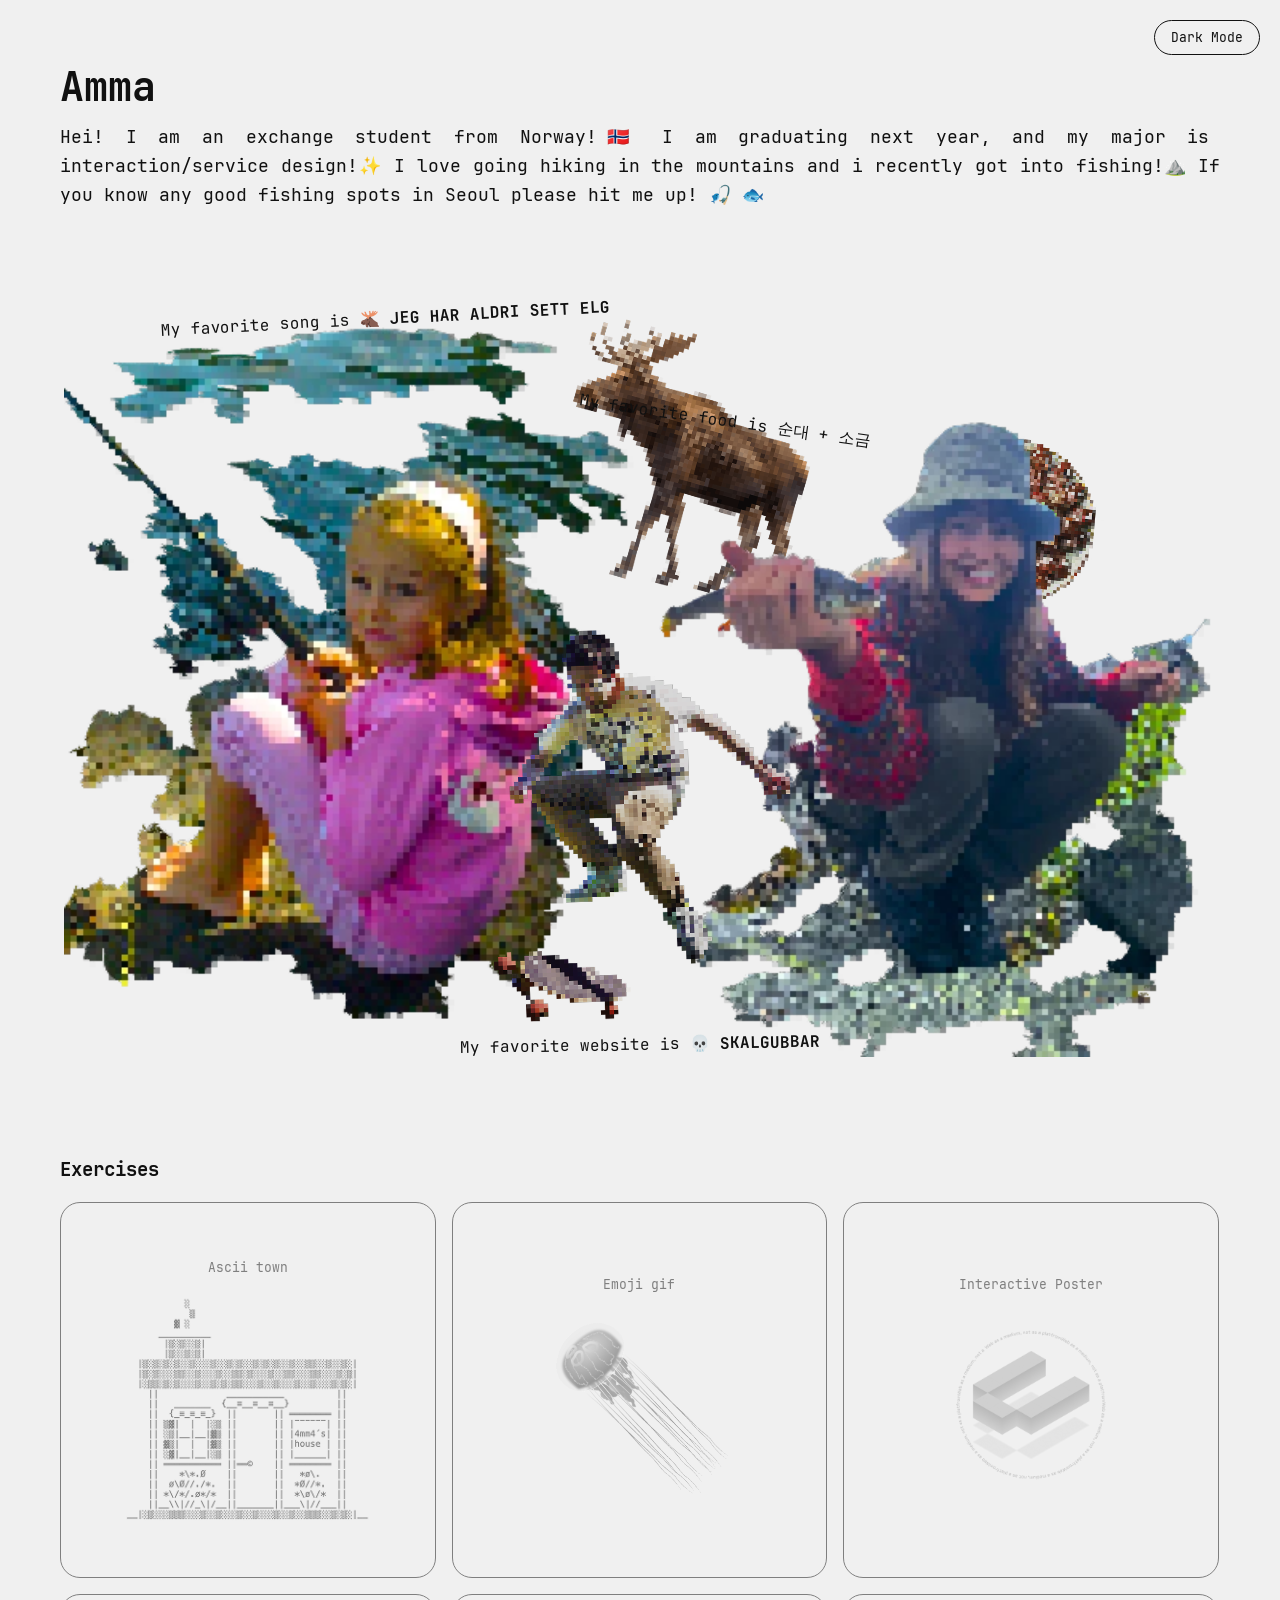
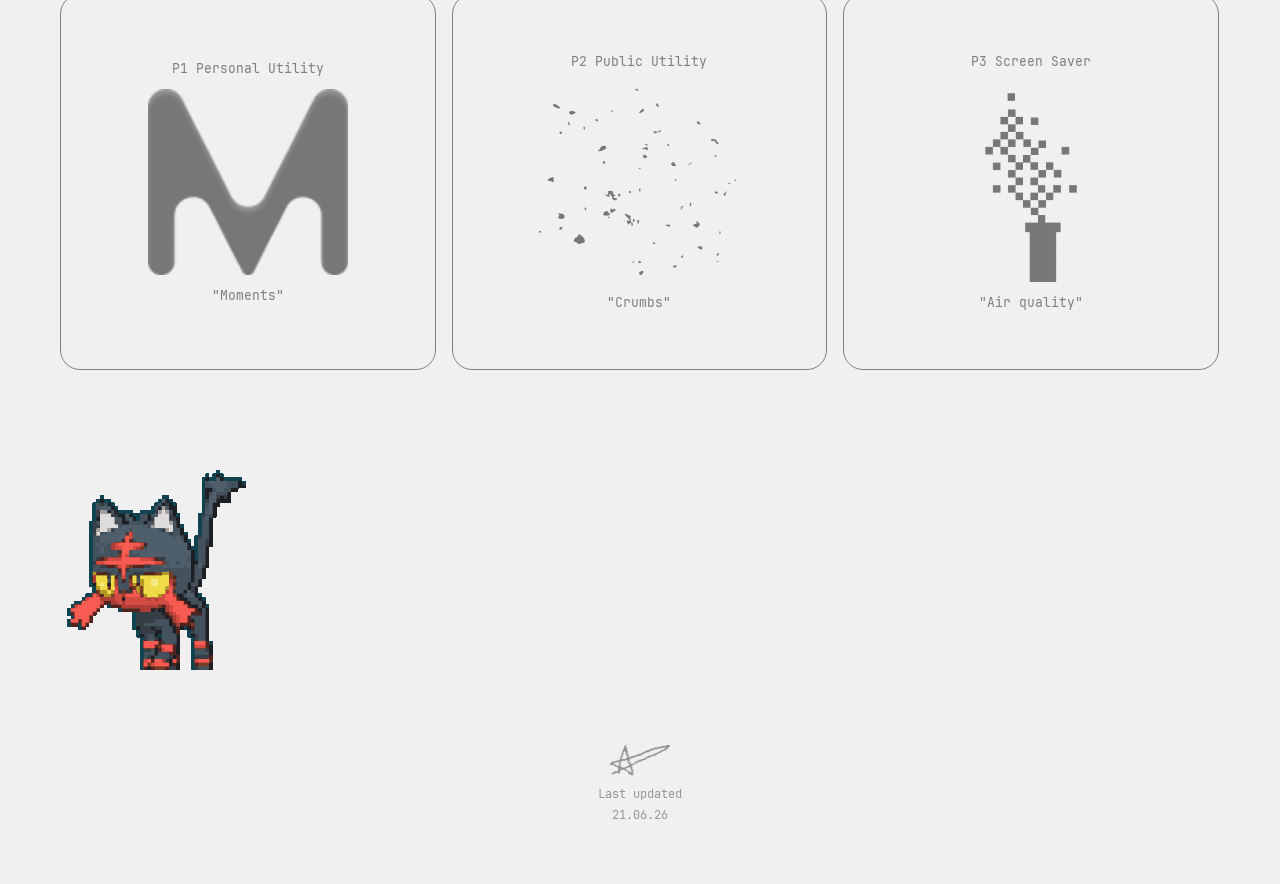
<file: index.html>
<!DOCTYPE html>
<html>

<head>
  <title>[Amalie Plukkerud Vallner]| UI Design Programming 1</title>
  <meta charset="utf-8" />
  <link rel="stylesheet" href="assets/style.css">
</head>

<body>

  <button id="darkmode">Dark Mode</button>

  <div id="grid">
    <div id="left-column" class="scroll">  

      <!-- about me-->
    <div class="infotext-container"> 
      <h1>Amma</h1>
      <p class="desc">Hei!
        I am an exchange student from Norway!🇳🇴 I am graduating next year, and my major is interaction/service design!✨
        I love going hiking in the mountains and i recently got into fishing!⛰️
        If you know any good fishing spots in Seoul please hit me up! 🎣 🐟
      </p>
    </div> 

      <!-- collage -->
      <div class="collage">

        <!-- layer 0: background photos — drives the container height -->
        <div class="collage-bg">
          <img class="c-baby" src="assets/photos/Fisk_babyme.png" alt="Young me" />
          <img class="c-me"   src="assets/photos/Fisk_me.png"     alt="Me fishing" />
        </div>

        <!-- layer 1: accent images -->
        <div class="c-layer c-moose-layer">
          <img src="assets/photos/moose.png" alt="Moose" />
        </div>
        <div class="c-layer c-sundae-layer">
          <img src="assets/photos/Sundae.png" alt="Sundae" />
        </div>
        <div class="c-layer c-skallgubbar-layer">
          <img src="assets/photos/skallgubbar.png" alt="Skallgubbar" />
        </div>

        <!-- layer 2: text labels -->
        <div class="c-layer c-song-layer">
          <p>My favorite song is 🫎 <a href="https://open.spotify.com/track/5ZEFCkDFX8i6AeT60V5b0q?si=567989f841324620">JEG HAR ALDRI SETT ELG</a></p>
        </div>
        <div class="c-layer c-food-layer">
          <p>My favorite food is 순대 + 소금</p>
        </div>
        <div class="c-layer c-website-layer">
          <p>My favorite website is 💀 <a href="https://skalgubbar.se">SKALGUBBAR</a></p>
        </div>

      </div>
      
      <h3>Exercises</h3>

      <div class="project-cards">
        <a class="project-card" href="ascii/exterior-amalievallner.html">
          <span class="card-label">Ascii town</span>
          <img src="assets/photos/ascii.png" alt="Ascii Town" />
        </a>
        <a class="project-card" href="wmoji/index.html">
          <span class="card-label">Emoji gif</span>
          <img src="assets/photos/emoji.png" alt="Wmoji" />
        </a>
        <a class="project-card" href="interactive-poster/index.html">
          <span class="card-label">Interactive Poster</span>
          <img src="assets/photos/Thumbnail.png" alt="Interactive Poster" />
        </a>
        <a class="project-card" href="moments/index.html">
          <span class="card-label">P1 Personal Utility</span>
          <img src="assets/photos/Moments.png" alt="Moments" />
          <span class="card-name">"Moments"</span>
        </a>
        <a class="project-card" href="P2_Crumbs/index.html">
          <span class="card-label">P2 Public Utility</span>
          <img src="assets/photos/Cookie.png" alt="Crumbs" />
          <span class="card-name">"Crumbs"</span>
        </a>
        <a class="project-card" href="P3_Clock/index.html">
          <span class="card-label">P3 Screen Saver</span>
          <img src="assets/photos/pixel_chimney.png" alt="Weather Clock" />
          <span class="card-name">"Air quality"</span>
        </a>
      </div>
    
    </div>
  </div>



  <!-- gif is by Ursacorvis (https://tenor.com/en-GB/view/litten-gif-18343864) -->
      <div class="gif-container">
        <img src="assets/photos/Litten.gif" alt="Album art" />
      </div>

  <footer id="site-footer">
    <img src="assets/photos/signature.png" alt="Signature" id="footer-sig" />
    <p>Last updated</p>
    <p>21.06.26</p>
  </footer>

  <script type="text/javascript" src="assets/script.js"></script>


</body>
</html>
</file>
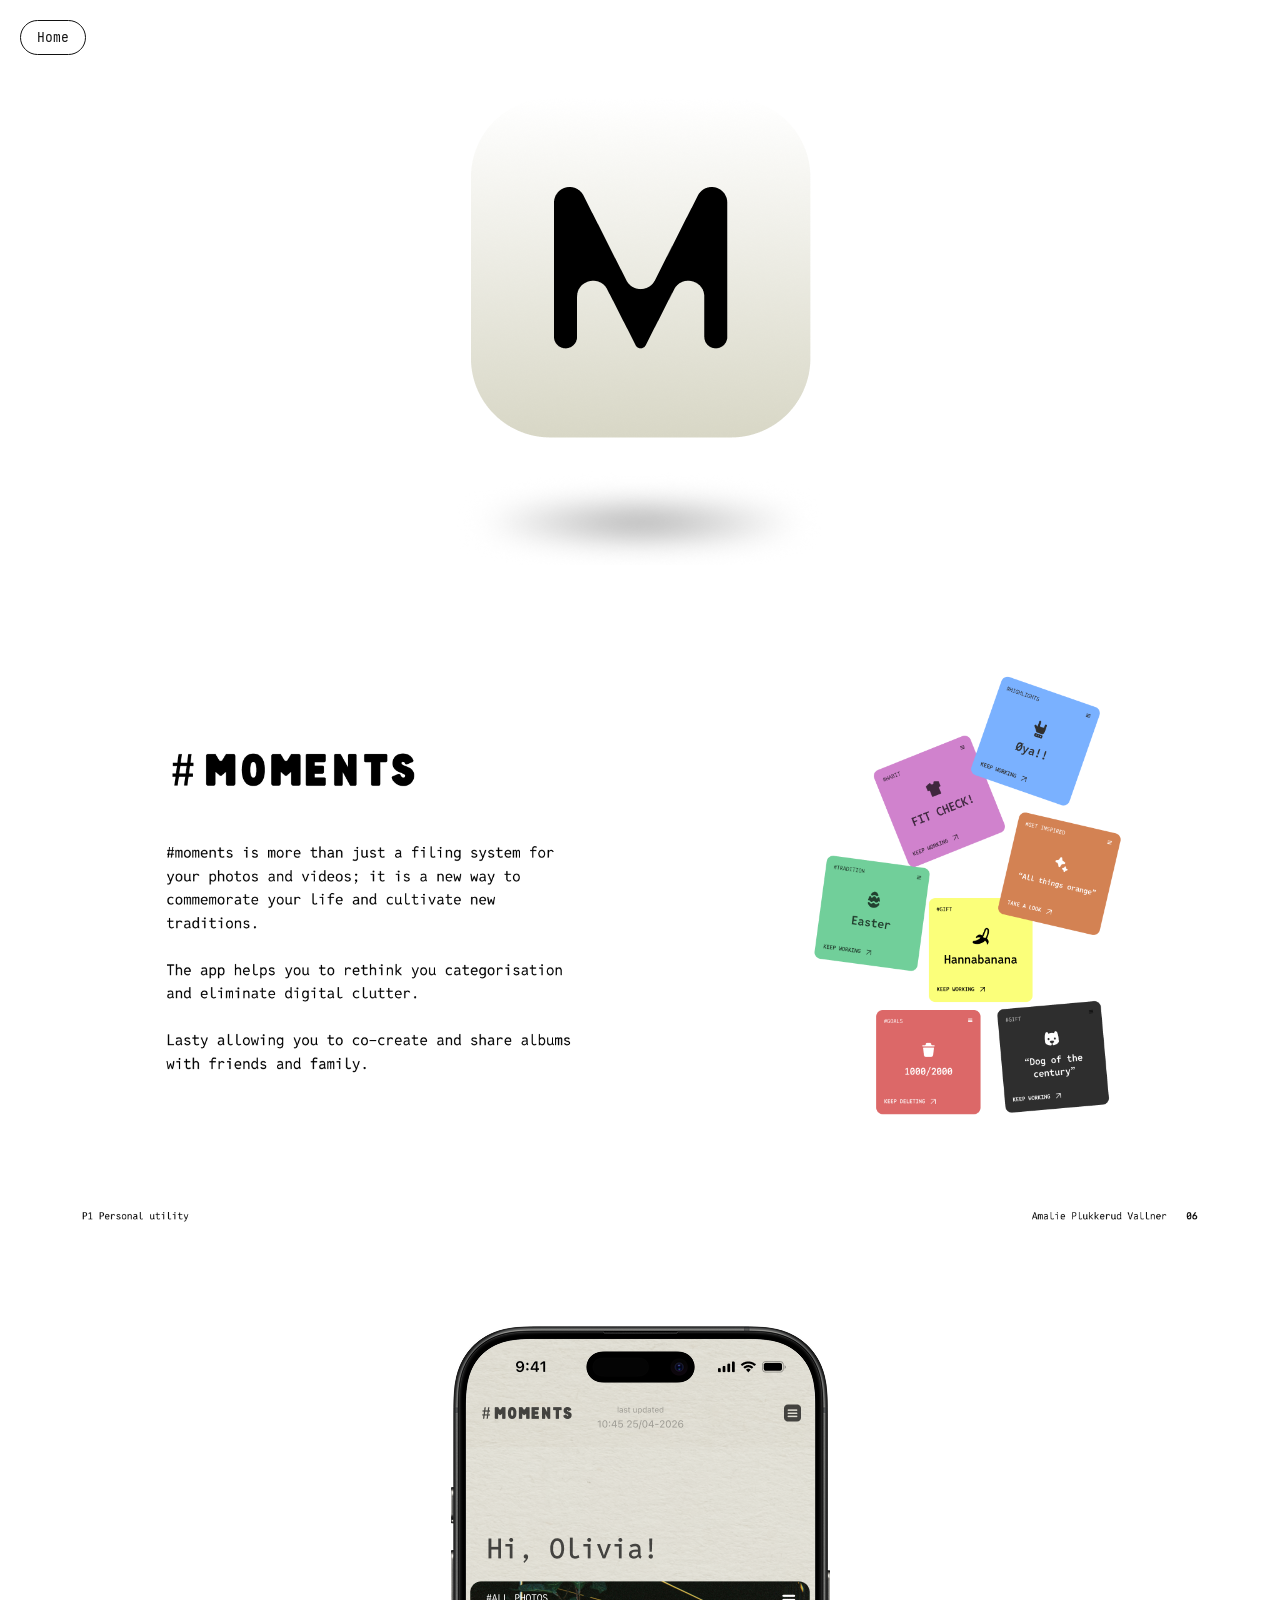
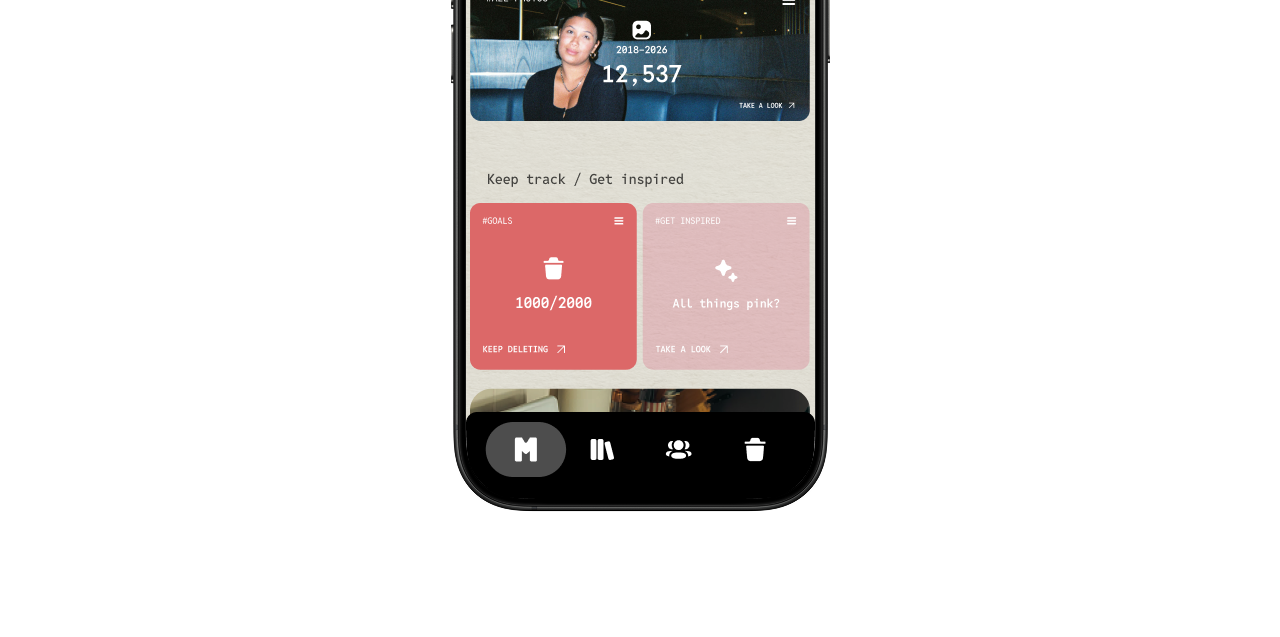
<file: moments/index.html>
<!DOCTYPE html>
<html>

<head>
  <title>Moments</title>
  <meta charset="utf-8" />
  <style>
    @font-face {
      font-family: 'JetBrains Mono';
      src: url('../fonts/webfonts/JetBrainsMono-Regular.woff2') format('woff2');
      font-weight: 400;
    }

    * {
      margin: 0;
      padding: 0;
      box-sizing: border-box;
    }

    body {
      font-family: 'JetBrains Mono', monospace;
      background: #ffffff;
      min-height: 100vh;
      display: flex;
      flex-direction: column;
      align-items: center;
      justify-content: center;
      gap: 20px;
      padding: 80px 40px;
    }

    img {
      max-width: 100%;
      height: auto;
      display: block;
    }

    #home {
      position: fixed;
      top: 20px;
      left: 20px;
      background: transparent;
      color: #111111;
      border: 1.5px solid #111111;
      border-radius: 20px;
      padding: 8px 16px;
      font-family: 'JetBrains Mono', monospace;
      font-size: 13px;
      text-decoration: none;
      z-index: 100;
      transition: background 300ms ease, color 300ms ease;
    }

    #home:hover {
      background: #111111;
      color: #f0f0f0;
    }
  </style>
</head>

<body>
  <a id="home" href="../index.html">Home</a>
  <img src="../assets/photos/logom.png" alt="Moments logo" />
  <a href="https://www.figma.com/proto/gQEFPnRh4MPP939eYOEY2B/2026-UI-prog-P1-Final-Crit?node-id=144-2259&viewport=45%2C340%2C0.02&t=yzT8lRzFYCuuHfBj-1&scaling=scale-down-width&content-scaling=fixed&starting-point-node-id=144%3A3492&page-id=144%3A609" target="_blank">
    <img src="../assets/photos/presentation.png" alt="Presentation" />
  </a>
  <a href="https://www.figma.com/proto/gQEFPnRh4MPP939eYOEY2B/2026-UI-prog-P1-Final-Crit?node-id=144-3492&viewport=45%2C340%2C0.02&t=yzT8lRzFYCuuHfBj-1&scaling=scale-down-width&content-scaling=fixed&starting-point-node-id=144%3A3492&page-id=144%3A609&show-proto-sidebar=1" target="_blank">
    <img src="../assets/photos/prototype.png" alt="Prototype" />
  </a>
</body>

</html>
</file>
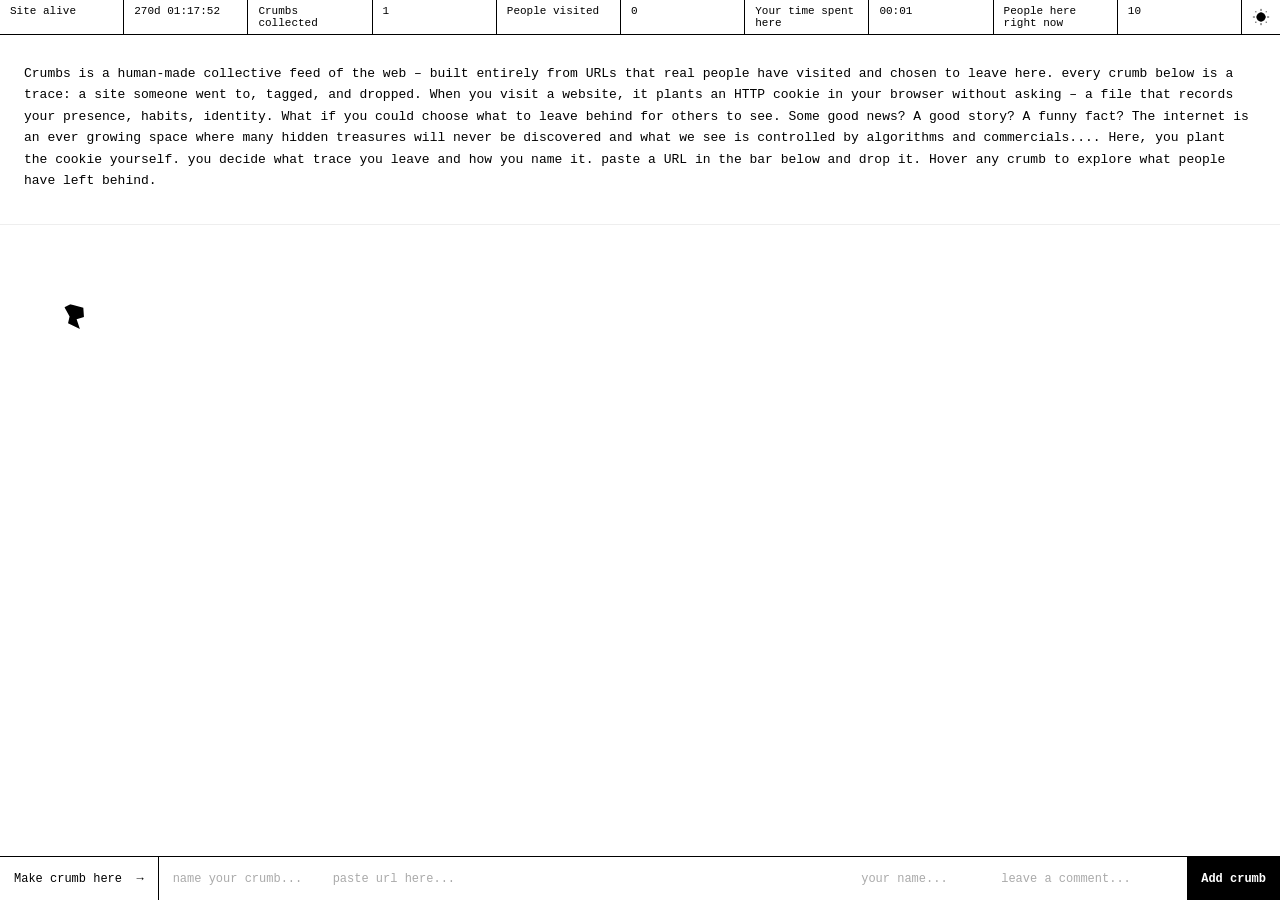
<file: P2_Crumbs/index.html>
<!DOCTYPE html>
<html lang="en">
<head>
  <meta charset="utf-8"/>
  <title>Crumbs</title>
  <link rel="stylesheet" href="style.css"/>
</head>
<body>

  <!-- Top stats bar -->
  <div class="stats-bar">
    <div>Site alive</div>
    <div id="stat-age">0d 00:00:00</div>
    <div>Crumbs collected</div>
    <div id="stat-crumbs">0</div>
    <div>People visited</div>
    <div id="stat-visited">0</div>
    <div>Your time spent here</div>
    <div id="stat-time">00:00</div>
    <div>People here right now</div>
    <div id="stat-now">10</div>
    <button id="theme-btn" title="Toggle dark/light mode">
      <img id="theme-icon" src="assets/light mode.png" alt="light mode"/>
    </button>
  </div>

  <!-- Scrollable canvas -->
  <div id="canvas">

    <!-- Intro -->
    <div class="intro">
      <div class="intro-text">
        <p>Crumbs is a human-made collective feed of the web – built entirely from URLs that real people have visited and chosen to leave here. every crumb below is a trace: a site someone went to, tagged, and dropped. When you visit a website, it plants an HTTP cookie in your browser without asking – a file that records your presence, habits, identity. What if you could choose what to leave behind for others to see. Some good news? A good story? A funny fact? The internet is an ever growing space where many hidden treasures will never be discovered and what we see is controlled by algorithms and commercials.... Here, you plant the cookie yourself. you decide what trace you leave and how you name it. paste a URL in the bar below and drop it. Hover any crumb to explore what people have left behind.</p>
      </div>
    </div>

    <!-- Crumb scatter area -->
    <div id="crumb-area"></div>

  </div>

  <!-- Tooltip -->
  <div class="tooltip" id="tooltip"></div>

  <!-- Pending review modal -->
  <div id="pending-modal" class="modal-overlay" hidden>
    <div class="modal-box">
      <p class="modal-title">crumb submitted ✓</p>
      <p class="modal-body">You have requested to add a crumb. Before it goes live, we will check your source to protect future users from malicious or improper content. Thank you for contributing!</p>
      <button class="modal-close" id="modal-close">got it</button>
    </div>
  </div>

  <!-- Bottom form bar -->
  <div class="form-bar">
    <div class="form-label">Make crumb here &nbsp;→</div>
    <input class="name-input"    id="name-input"    type="text" placeholder="name your crumb..."/>
    <input class="url-input"     id="url-input"     type="text" placeholder="paste url here..."/>
    <input class="author-input"  id="author-input"  type="text" placeholder="your name..."/>
    <input class="comment-input" id="comment-input" type="text" placeholder="leave a comment..."/>
    <button class="add-btn" id="add-btn">Add crumb</button>
  </div>

  <script src="script.js"></script>
</body>
</html>
</file>
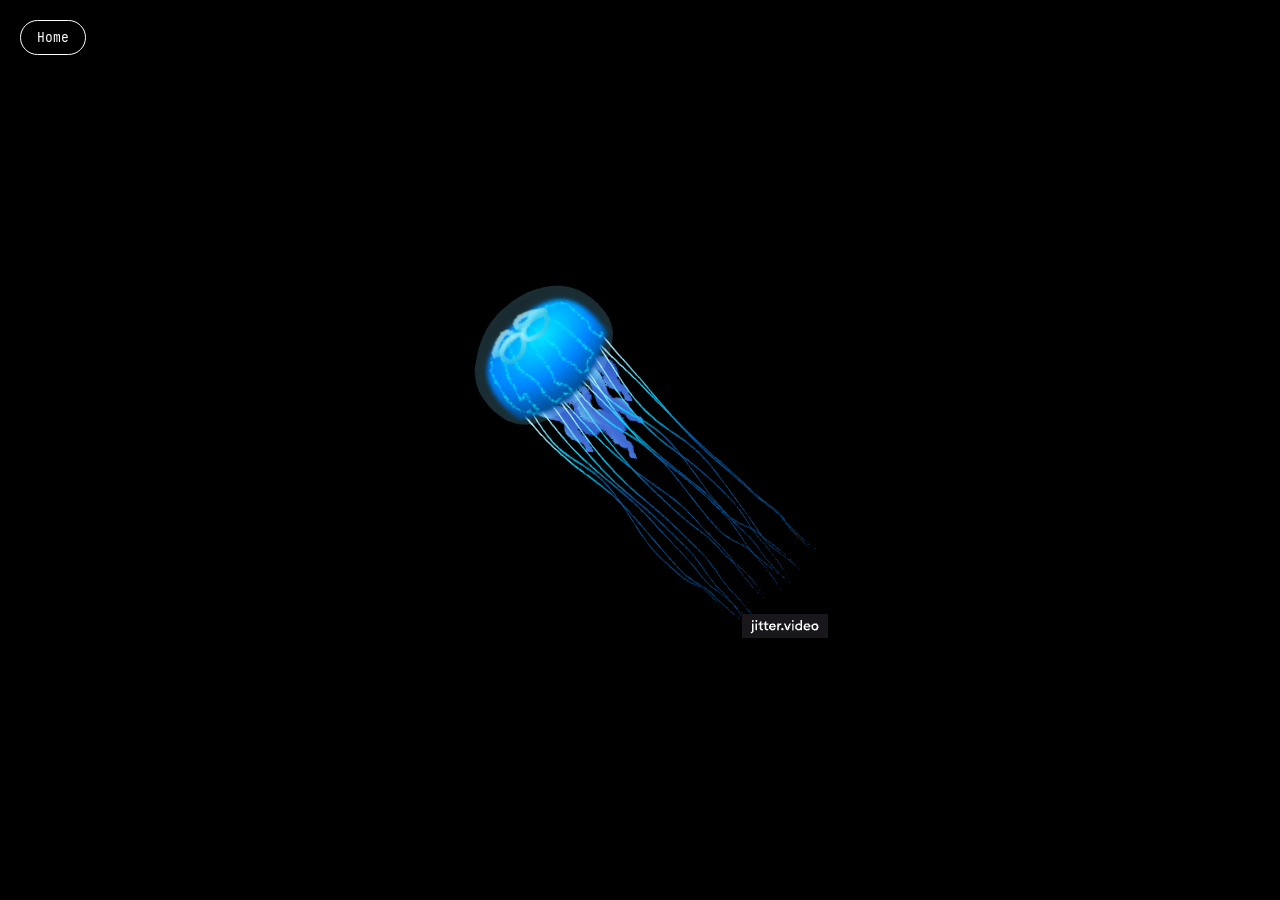
<file: wmoji/index.html>
<!DOCTYPE html>
<html>
  <head>
    <title>Emoji gif</title>
    <meta charset="utf-8" />
    <style>
      @font-face {
        font-family: 'JetBrains Mono';
        src: url('../fonts/webfonts/JetBrainsMono-Regular.woff2') format('woff2');
        font-weight: 400;
      }
      body {
        margin: 0;
        min-height: 100vh;
        background-color: #000000;
        display: flex;
        align-items: center;
        justify-content: center;
      }
      #back {
        position: fixed;
        top: 20px;
        left: 20px;
        background: transparent;
        color: #ffffff;
        border: 1.5px solid #ffffff;
        border-radius: 20px;
        padding: 8px 16px;
        font-family: 'JetBrains Mono', monospace;
        font-size: 13px;
        cursor: pointer;
        z-index: 100;
        text-decoration: none;
        transition: background 300ms ease, color 300ms ease;
      }
      #back:hover {
        background: #ffffff;
        color: #000000;
      }
      img {
        max-width: 90vw;
        max-height: 90vh;
      }
    </style>
  </head>
  <body>
    <a id="back" href="../index.html">Home</a>
    <img src="../assets/photos/Jelly 1.gif" alt="wmoji gif" />
  </body>
</html>
</file>
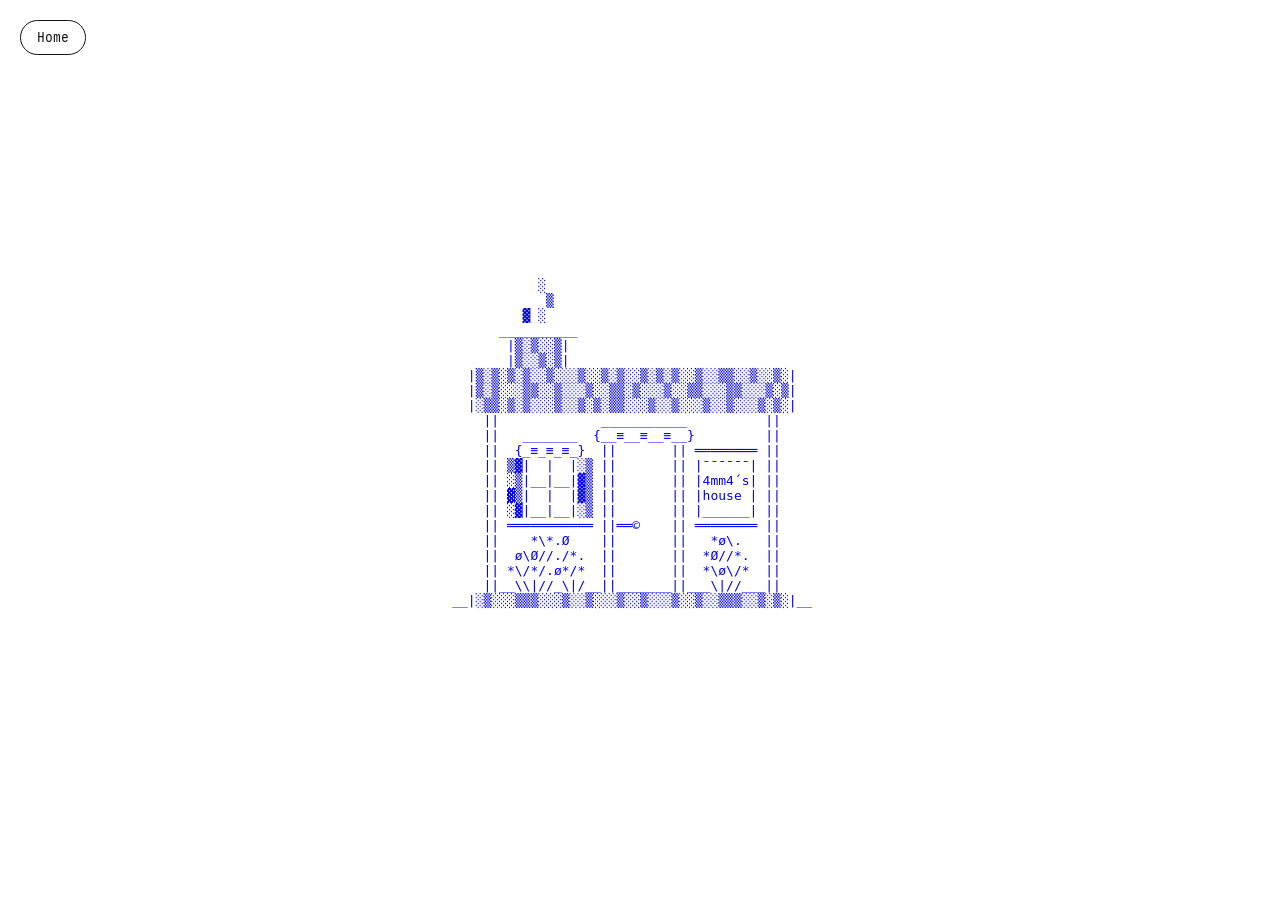
<file: ascii/exterior-amalievallner.html>
<!DOCTYPE html>
<html>
  <head>
        <title>Ascii Town: amma</title>
        <meta charset="utf-8" />
        <style>
          @font-face {
            font-family: 'JetBrains Mono';
            src: url('../fonts/webfonts/JetBrainsMono-Regular.woff2') format('woff2');
            font-weight: 400;
          }
          #back {
            position: fixed;
            top: 20px;
            left: 20px;
            background: transparent;
            color: #111111;
            border: 1.5px solid #111111;
            border-radius: 20px;
            padding: 8px 16px;
            font-family: 'JetBrains Mono', monospace;
            font-size: 13px;
            cursor: pointer;
            z-index: 100;
            text-decoration: none;
            transition: background 300ms ease, color 300ms ease;
          }
          #back:hover {
            background: #111111;
            color: #f0f0f0;
          }
          body {
            margin: 0;
            min-height: 100vh;
            display: flex;
            align-items: center;
            justify-content: center;
          }
        </style>
  </head>
  <body>
    <a id="back" href="../index.html">Home</a>
    <a href="interior-amalievallner.html" style="text-decoration: none">
     <pre>
     
           ░
            ▒
         ▓ ░
      __________
       |▒░▒░░▒| 
       |▒░░▒░▒|
  |▒░▒░▒░▒░░▒░░░▒░░▒░▒░░▒░▒░▒░░▒░░▒▒░░▒░░▒░|    
  |▒░▒░░░▒▒░░▒░░░▒░░▒▒░▒░░░▒░░▒▒░░░▒▒░░░▒░▒| 
  |░▒▒░▒░▒░░░▒░░▒░▒░▒▒░░░▒░░▒░░░▒░░▒░░░▒░▒░|
    ||             ___________          ||
    ||   _______  {__≡__≡__≡__}         ||
    ||  {_≡_≡_≡_}  ||       || ════════ ||
    || ▒▓|  |  |░▒ ||       || |¯¯¯¯¯¯| ||
    || ░▒|__|__|▓▒ ||       || |4mm4´s| ||
    || ▓▒|  |  |▓▒ ||       || |house | ||
    || ░▓|__|__|░▒ ||       || |______| ||
    || ═══════════ ||══©    || ════════ ||
    ||    *\*.Ø    ||       ||   *ø\.   ||
    ||  ø\Ø//./*.  ||       ||  *Ø//*.  ||
    || *\/*/.ø*/*  ||       ||  *\ø\/*  ||
    ||__\\|//_\|/__||_______||___\|//___||
__|░▒░░░▒▒▒░░░▒░░▒░░░▒░░▒░░░▒░░▒░░▒▒▒░░▒░▒░|__
      
      </pre>
    </a>
  </body>
</html>
</file>
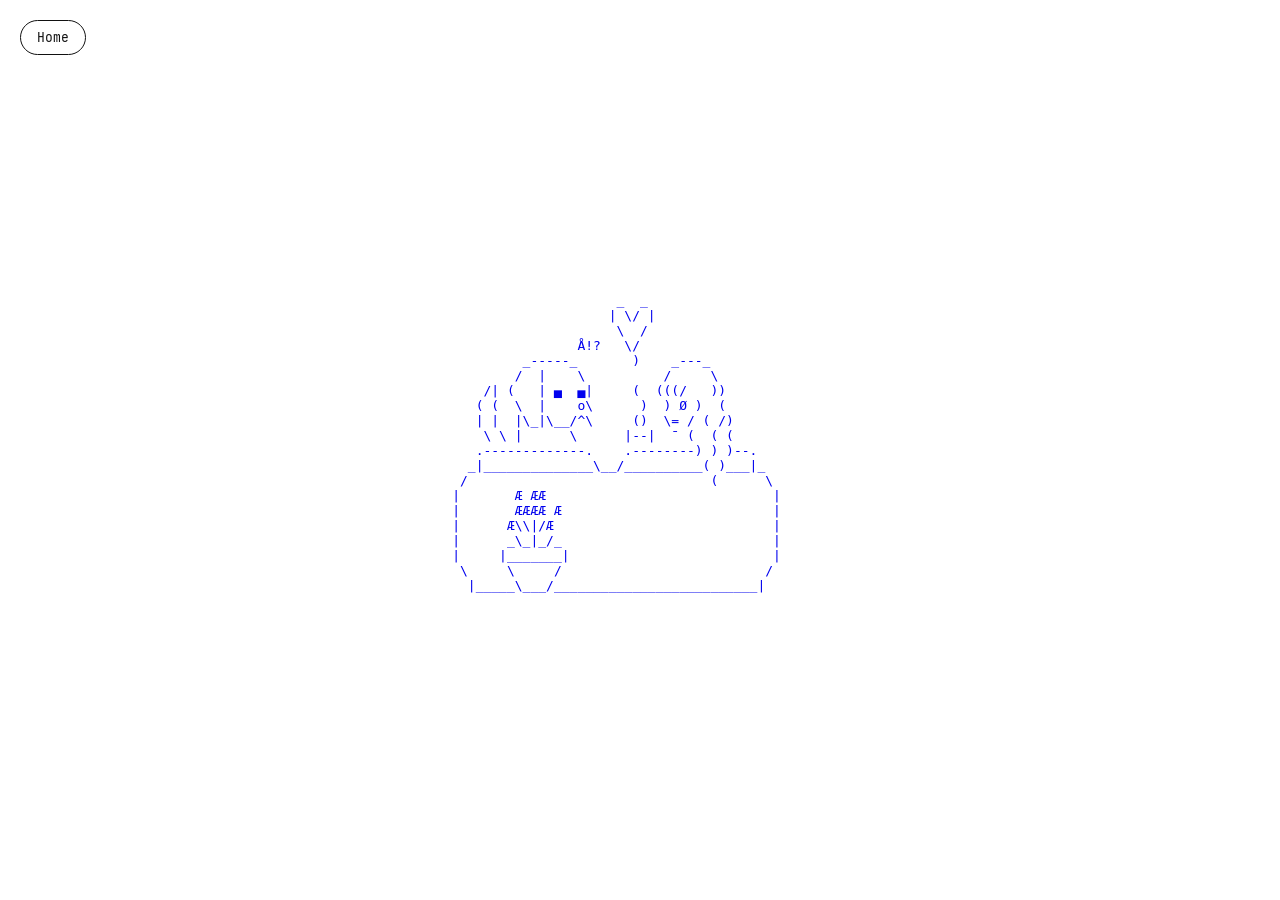
<file: ascii/interior-amalievallner.html>
<!DOCTYPE html>
<html>
  <head>
        <title>Ascii Town: yournamehere</title>
        <meta charset="utf-8" />
        <style>
          @font-face {
            font-family: 'JetBrains Mono';
            src: url('../fonts/webfonts/JetBrainsMono-Regular.woff2') format('woff2');
            font-weight: 400;
          }
          #back {
            position: fixed;
            top: 20px;
            left: 20px;
            background: transparent;
            color: #111111;
            border: 1.5px solid #111111;
            border-radius: 20px;
            padding: 8px 16px;
            font-family: 'JetBrains Mono', monospace;
            font-size: 13px;
            cursor: pointer;
            z-index: 100;
            text-decoration: none;
            transition: background 300ms ease, color 300ms ease;
          }
          #back:hover {
            background: #111111;
            color: #f0f0f0;
          }
          body {
            margin: 0;
            min-height: 100vh;
            display: flex;
            align-items: center;
            justify-content: center;
          }
        </style>
  </head>
  <body>
    <a id="back" href="../index.html">Home</a>
    <a href="exterior-amalievallner.html" style="text-decoration: none">
    <pre>

                     _  _
                    | \/ |
                     \  /
                Å!?   \/
         _-----_       )    _---_
        /  |    \          /     \              
    /| (   | ▄  ▄|     (  (((/   ))
   ( (  \  |    o\      )  ) Ø )  (
   | |  |\_|\__/^\     ()  \= / ( /)
    \ \ |      \      |--|  ¯ (  ( (
   .-------------.    .--------) ) )--.
  _|______________\__/__________( )___|_
 /                               (      \
|       Æ ÆÆ                             |  
|       ÆÆÆÆ Æ                           |
|      Æ\\|/Æ                            | 
|      _\_|_/_                           |
|     |_______|                          |
 \     \     /                          /
  |_____\___/__________________________| 

    </pre>
   </a>
  </body>
</html>
</file>
<file: assets/style.css>
* {
	margin:  0px;
	padding:  0px;
	box-sizing: border-box;
}

/* adjusting fonts */

@font-face {
	font-family: 'JetBrains Mono';
	src: url('../fonts/webfonts/JetBrainsMono-Regular.woff2') format('woff2');
	font-weight: 400;
	font-style: normal;
	font-display: swap;
}
@font-face {
	font-family: 'JetBrains Mono';
	src: url('../fonts/webfonts/JetBrainsMono-Italic.woff2') format('woff2');
	font-weight: 400;
	font-style: italic;
	font-display: swap;
}
@font-face {
	font-family: 'JetBrains Mono';
	src: url('../fonts/webfonts/JetBrainsMono-Bold.woff2') format('woff2');
	font-weight: 700;
	font-style: normal;
	font-display: swap;
}

img {
	max-width: 100%;
	height: auto;
	margin-top: 30px;     
	margin-bottom: 30px;   
	margin-left: 20px;     
	margin-right: 20px;
}

/* Photos side by side */
.photo-container {
	display: flex;
	gap: 20px;
	margin-bottom: 30px;
}

.photo-container img {
	flex: 1;
	max-width: 1000px;
	height: auto;
}

/* Collage */
.collage {
	position: relative;
	width: 100%;
	margin-bottom: 100px;
}


/* Reset global img margins inside collage */
.collage img {
	margin: 0;
	display: block;
}

/* Layer 0 — background photos, in normal flow, sets container height */
.collage-bg {
	display: flex;
	align-items: flex-start;
	justify-content: center;
	overflow: hidden;
}

/* Photos sized by height so they never exceed the viewport */
.c-baby {
	height: min(100vh, 60vw);
	width: auto;
	flex-shrink: 0;
	position: relative;
	z-index: 2;
}

.c-me {
	height: min(100vh, 60vw);
	width: auto;
	flex-shrink: 0;
	margin-left: -80px;
	position: relative;
	z-index: 1;
}

/* Layer 1 & 2 — absolutely positioned divs on top */
.c-layer {
	position: absolute;
	z-index: 5;
}

.c-layer img  { max-width: 100%; }
.c-layer p    { font-size: 16px; line-height: 1.5; margin: 0; }

/* Accent image positions */
.c-moose-layer {
	top: 10px; left: 40%;
	width: 28%;
	transform: rotate(4deg);
	z-index: 0;
}

.c-sundae-layer {
	top: 140px; right: 10%;
	width: 16%;
	z-index: 0;
	transform: rotate(5deg);
}
.c-sundae-layer img {
	border-radius: 50%;
	object-fit: cover;
	aspect-ratio: 1;
	width: 100%;
}

.c-skallgubbar-layer {
	bottom: 40px; left: 50%;
	width: 26%;
	transform: translateX(-50%) rotate(-2deg);
	z-index: 5;
}

/* Text label positions */
.c-song-layer {
	position: absolute;
	top: 18px;
	left: 100px;
	transform: rotate(-3deg);
}
.c-food-layer {
	position: absolute;
	top: 120px;
	right: 30%;
	text-align: right;
	transform: rotate(8deg);
}
.c-website-layer {
	position: absolute;
	bottom: 0.1px;
	left: 50%;
	transform: translateX(-50%) rotate(-1deg);
	white-space: nowrap;
	z-index: 8;
}

body.dark .c-layer p { color: #ffffff; }

@media (max-width: 1000px) {
	.c-layer p       { font-size: 13px; }
	.c-moose-layer   { width: 20%; }
	.c-sundae-layer  { width: 11%; }
	.c-skallgubbar-layer { width: 18%; }
	.c-song-layer    { left: 20px; top: 10px; }
	.c-food-layer    { top: 60px; }
}

body {
	font-family: 'JetBrains Mono', monospace;
	font-weight: 30;
	color: #111111;
	background-color: #f0f0f0;
	transition: background 500ms ease, color 500ms ease;
	padding: 40px;
}

body.dark {
	color: #fffffff9;
	background-color: #000000f9;
}

.infotext-container {
	width: 100%;
	margin-bottom: 80px;
}

p, li {
	font-size: 16px;
	line-height: 30px;
}

.infotext-container h1 {
	font-size: 40px;
	white-space: nowrap;
	margin-bottom: 40;
}

.infotext-container p {
	font-size: 18px;
	line-height: 1.6;
	text-align: justify;
	margin-top: 10px;
	margin-bottom: 50px;
}

/* adjusting spacing */

#left-column {
	padding: 20px;
}

h1, p {
	margin-bottom:  10px;
}

h3 {
	margin-bottom: 20px;
}

ul, ol {
	margin-left: 20px;
	margin-bottom:  30px;
}

img {
	max-width: 100%;
	height:  auto;
}

a {
	color: #111111;
	text-decoration: none;
	text-transform: uppercase;
	font-weight: bold;
	transition: color 200ms ease;
}

a:hover {
	color: #ff69b4;
}

body.dark a {
	color: #ffffff;
}

body.dark a:hover {
	color: #ff69b4;
}


/* Project cards */

.project-cards {
	display: flex;
	flex-wrap: wrap;
	gap: 16px;
	margin-bottom: 50px;
}

.project-card {
	background: #f0f0f0;
	color: #111111;
	border: 1.5px solid #111111;
	border-radius: 20px;
	padding: 28px 20px;
	flex: 0 0 calc(33.333% - 11px);
	aspect-ratio: 1 / 1;
	display: flex;
	flex-direction: column;
	align-items: center;
	justify-content: center;
	text-align: center;
	text-decoration: none;
	font-weight: normal;
	text-transform: none;
	opacity: 0.5;
	filter: grayscale(100%);
	transition: opacity 300ms ease, filter 300ms ease, transform 300ms ease, background 500ms ease, color 500ms ease, border-color 500ms ease;
}

.project-card:hover {
	opacity: 1;
	filter: grayscale(0%);
	transform: translateY(-4px);
	color: #111111;
}

.project-card .card-label {
	font-size: 13px;
	color: #111111;
	margin-bottom: 12px;
}

.project-card img {
	width: 60%;
	height: auto;
	object-fit: contain;
	margin: 0;
}

.project-card img[alt="Ascii Town"] {
	width: 75%;
}

.project-card .card-name {
	font-size: 13px;
	color: #111111;
	margin-top: 12px;
}

body.dark .project-card {
	background: #000000;
	color: #ffffff;
	border-color: #ffffff;
}

body.dark .project-card:hover {
	color: #ffffff;
}

body.dark .project-card .card-label,
body.dark .project-card .card-name {
	color: #ffffff;
}

.project-card img[alt="Weather Clock"],
.project-card img[alt="Moments"] {
	filter: invert(1);
}

body.dark .project-card img[alt="Weather Clock"],
body.dark .project-card img[alt="Moments"] {
	filter: invert(0);
}

.project-card img[alt="Crumbs"] { filter: invert(0); }
body.dark .project-card img[alt="Crumbs"] { filter: invert(1); }

.project-card img[alt="Ascii Town"] { filter: invert(0); }
body.dark .project-card img[alt="Ascii Town"] { filter: invert(1); }

/* Footer signature */

#site-footer {
	display: flex;
	flex-direction: column;
	align-items: center;
	gap: 4px;
	margin-top: 40px;
	margin-bottom: 20px;
	opacity: 0.4;
}

#footer-sig {
	width: 60px;
	height: auto;
	margin: 0 0 6px 0;
}

#site-footer p {
	font-size: 12px;
	line-height: 1.4;
	margin: 0;
	color: #111111;
}

body.dark #site-footer p {
	color: #ffffff;
}

body.dark #footer-sig {
	filter: invert(1);
}

/* Dark mode toggle button */

#darkmode {
	position: fixed;
	top: 20px;
	right: 20px;
	background: transparent;
	color: #111111;
	border: 1.5px solid #111111;
	border-radius: 20px;
	padding: 8px 16px;
	font-family: 'JetBrains Mono', monospace;
	font-size: 13px;
	cursor: pointer;
	z-index: 100;
	transition: background 300ms ease, color 300ms ease, border-color 300ms ease;
}

#darkmode:hover {
	background: #111111;
	color: #f0f0f0;
}

body.dark #darkmode {
	color: #ffffff;
	border-color: #ffffff;
}

body.dark #darkmode:hover {
	background: #ffffff;
	color: #000000;
}

/* uncomment the code below to set the grid */

/*
#grid {
	display: grid;
	grid-template-columns: 1fr 1fr;
}

body {
	overflow: hidden;
}

.scroll {
	padding:  20px;
	overflow: scroll;
	height: 100vh;
}

#left-column {
}

#right-column {
	background: #d32d2df9;
}*/
</file>
<file: P2_Crumbs/style.css>
* { margin: 0; padding: 0; box-sizing: border-box; }

html, body { cursor: default; }

body {
  font-family: 'Courier New', Courier, monospace;
  background: #fff;
  color: #000;
  display: flex;
  flex-direction: column;
  height: 100vh;
  overflow: hidden;
}

/* ── top stats bar ── */
.stats-bar {
  display: grid;
  grid-template-columns: repeat(10, 1fr) auto;
  border-bottom: 1px solid #000;
  flex-shrink: 0;
}
.stats-bar > * {
  padding: 5px 10px;
  font-size: 11px;
  border-right: 1px solid #000;
}
.stats-bar > *:last-child { border-right: none; }

/* ── scrollable canvas ── */
#canvas {
  flex: 1;
  overflow-y: auto;
  overflow-x: hidden;
  position: relative;
}

/* ── intro section ── */
.intro {
  padding: 28px 24px 20px;
}
.intro-text p { font-size: 13px; line-height: 1.65; }

/* ── crumb scatter area ── */
#crumb-area {
  position: relative;
  min-height: 700px;
  border-top: 1px solid #eee;
  margin-top: 12px;
}

/* ── individual crumb (organic blob) ── */
.crumb {
  position: absolute;
  background: #000;
  cursor: pointer;
  transform: rotate(var(--rot, 0deg));
  transition: transform 150ms, box-shadow 150ms;
  user-select: none;
}
.crumb:hover {
  transform: rotate(var(--rot, 0deg)) scale(1.25);
  z-index: 999;
}

/* ── newest crumb highlight ── */
@keyframes crumb-hue {
  from { filter: hue-rotate(0deg); }
  to   { filter: hue-rotate(360deg); }
}

@keyframes crumb-glow {
  0%, 100% { box-shadow: 0 0 6px 2px var(--ray-color, #ff69b4); }
  50%       { box-shadow: 0 0 18px 7px var(--ray-color, #ff69b4); }
}

.crumb.newest {
  background: var(--ray-color, #ff69b4) !important;
  animation: crumb-hue 1.5s linear infinite, crumb-glow 1.5s ease-in-out infinite;
  z-index: 100;
}

body.dark .crumb.newest {
  animation: crumb-hue 1.5s linear infinite, crumb-glow-dark 1.5s ease-in-out infinite;
}

@keyframes crumb-glow-dark {
  0%, 100% { box-shadow: 0 0 12px 5px var(--ray-color, #ff69b4), 0 0 28px 10px var(--ray-color, #ff69b4); }
  50%       { box-shadow: 0 0 24px 10px var(--ray-color, #ff69b4), 0 0 50px 20px var(--ray-color, #ff69b4); }
}

/* ── dark mode ── */
body.dark { background: #000; color: #fff; }
body.dark .stats-bar > div { border-color: #333; }
body.dark .stats-bar       { border-color: #333; }
body.dark #canvas          { background: #000; }
body.dark .intro-text p    { color: #ccc; }
body.dark #crumb-area      { border-color: #222; }
body.dark .crumb:not(.newest) { background: #fff !important; }
body.dark .form-bar        { background: #000; border-color: #333; }
body.dark .form-bar > *    { background: #000; color: #fff; border-color: #333; }
body.dark .add-btn         { background: #fff; color: #000; }
body.dark .add-btn:hover   { background: #ddd; }
body.dark .form-bar input::placeholder { color: #555; }

/* ── theme toggle button ── */
#theme-btn {
  background: transparent;
  border: none;
  cursor: pointer;
  display: flex;
  align-items: center;
  justify-content: center;
}
#theme-icon           { width: 18px; height: 18px; display: block; filter: none; }
body.dark #theme-icon { filter: none; }

/* ── tooltip ── */
.tooltip {
  display: none;
  position: fixed;
  font-size: 11px;
  padding: 8px 12px;
  border-radius: 4px;
  max-width: 240px;
  line-height: 1.5;
  pointer-events: none;
  z-index: 1000;
  color: #000;
  border: 2px solid transparent;
}

/* ── fixed bottom form bar ── */
.form-bar {
  display: flex;
  border-top: 1px solid #000;
  flex-shrink: 0;
  height: 44px;
}
.form-bar > * {
  border-right: 1px solid #000;
  padding: 0 14px;
  font-family: 'Courier New', monospace;
  font-size: 12px;
  background: #fff;
  color: #000;
  outline: none;
  display: flex;
  align-items: center;
}
.form-bar > *:last-child { border-right: none; }
.form-bar input { border: none; }
.form-bar input::placeholder { color: #aaa; }

.form-label    { white-space: nowrap; flex-shrink: 0; }
.name-input    { width: 160px; flex-shrink: 0; }
.url-input     { flex: 1; }
.author-input  { width: 140px; flex-shrink: 0; }
.comment-input { width: 200px; flex-shrink: 0; }

.add-btn {
  border: none;
  cursor: pointer;
  white-space: nowrap;
  flex-shrink: 0;
  font-weight: bold;
  background: #000;
  color: #fff;
}
.add-btn:hover { background: #333; }

/* ── pending review modal ── */
.modal-overlay {
  position: fixed;
  inset: 0;
  background: rgba(0, 0, 0, 0.55);
  display: flex;
  align-items: center;
  justify-content: center;
  z-index: 1000;
}
.modal-overlay[hidden] { display: none; }

.modal-box {
  background: #fff;
  border: 1px solid #000;
  padding: 32px 36px;
  max-width: 420px;
  width: 90%;
  font-family: 'Courier New', monospace;
}

.modal-title {
  font-size: 13px;
  font-weight: bold;
  margin-bottom: 14px;
  letter-spacing: 0.04em;
}

.modal-body {
  font-size: 12px;
  line-height: 1.75;
  color: #444;
  margin-bottom: 24px;
}

.modal-close {
  background: #000;
  color: #fff;
  border: none;
  padding: 8px 20px;
  font-family: 'Courier New', monospace;
  font-size: 12px;
  cursor: pointer;
}
.modal-close:hover { background: #333; }

body.dark .modal-box   { background: #111; border-color: #444; }
body.dark .modal-body  { color: #aaa; }
body.dark .modal-close { background: #fff; color: #000; }
body.dark .modal-close:hover { background: #ddd; }
</file>
